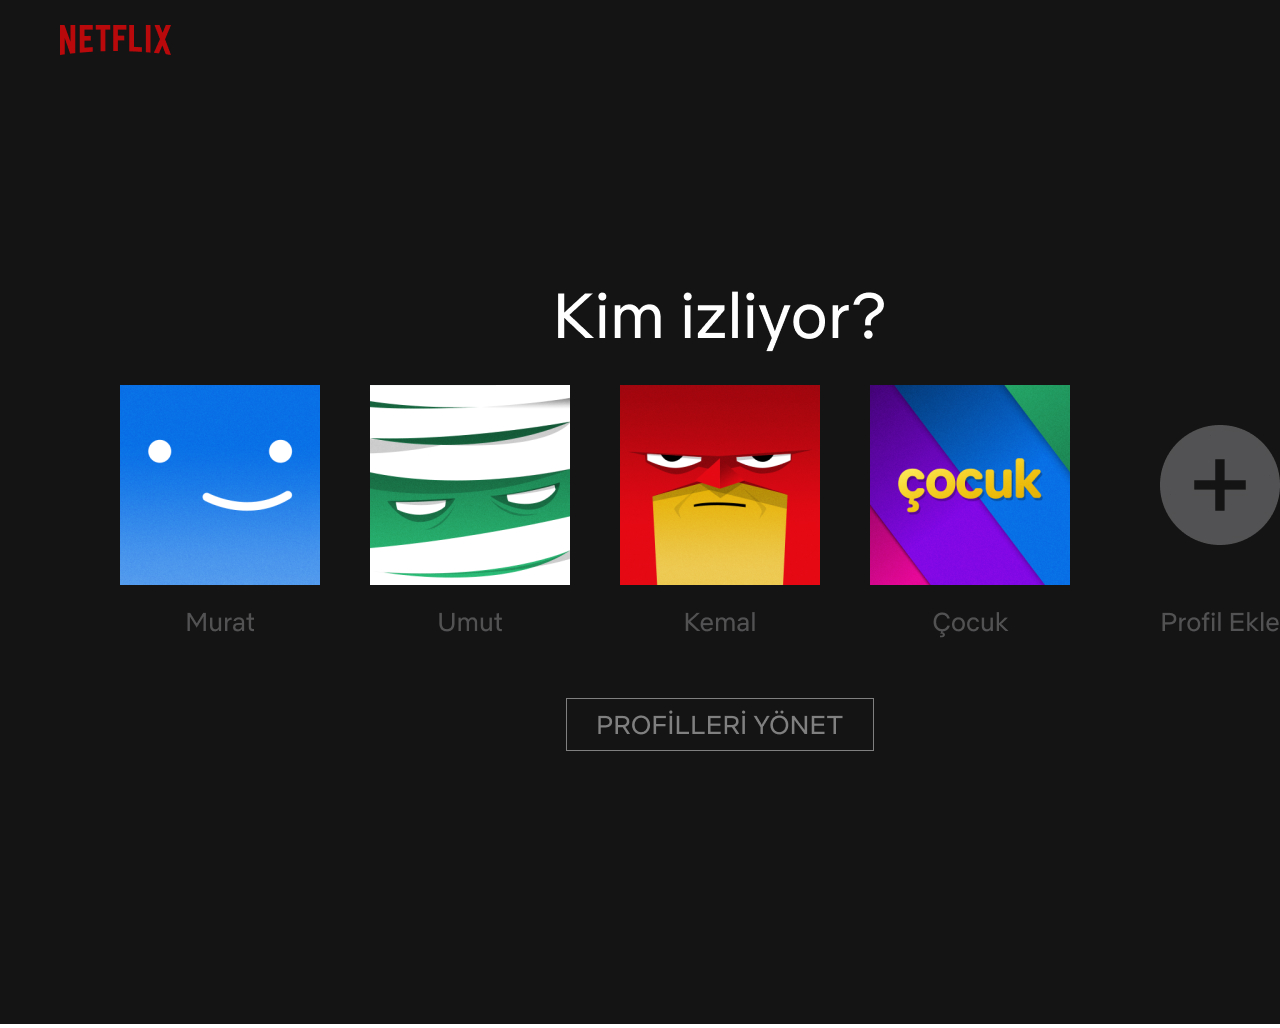
<file: 2-index.html>
<!DOCTYPE html>
<html lang="en">

<head>
  <meta charset="UTF-8">
  <meta name="viewport" content="width=device-width, initial-scale=1.0">
  <title>Profile</title>
  <link rel="stylesheet" href="2-style.css">
</head>

<body>

  <section class="profile">
    <div class="profile-page">
      <a href="3-index.html"><img src="Profiles-Page.jpg" alt=""></a>
    </div>
  </section>
</body>

</html>
</file>
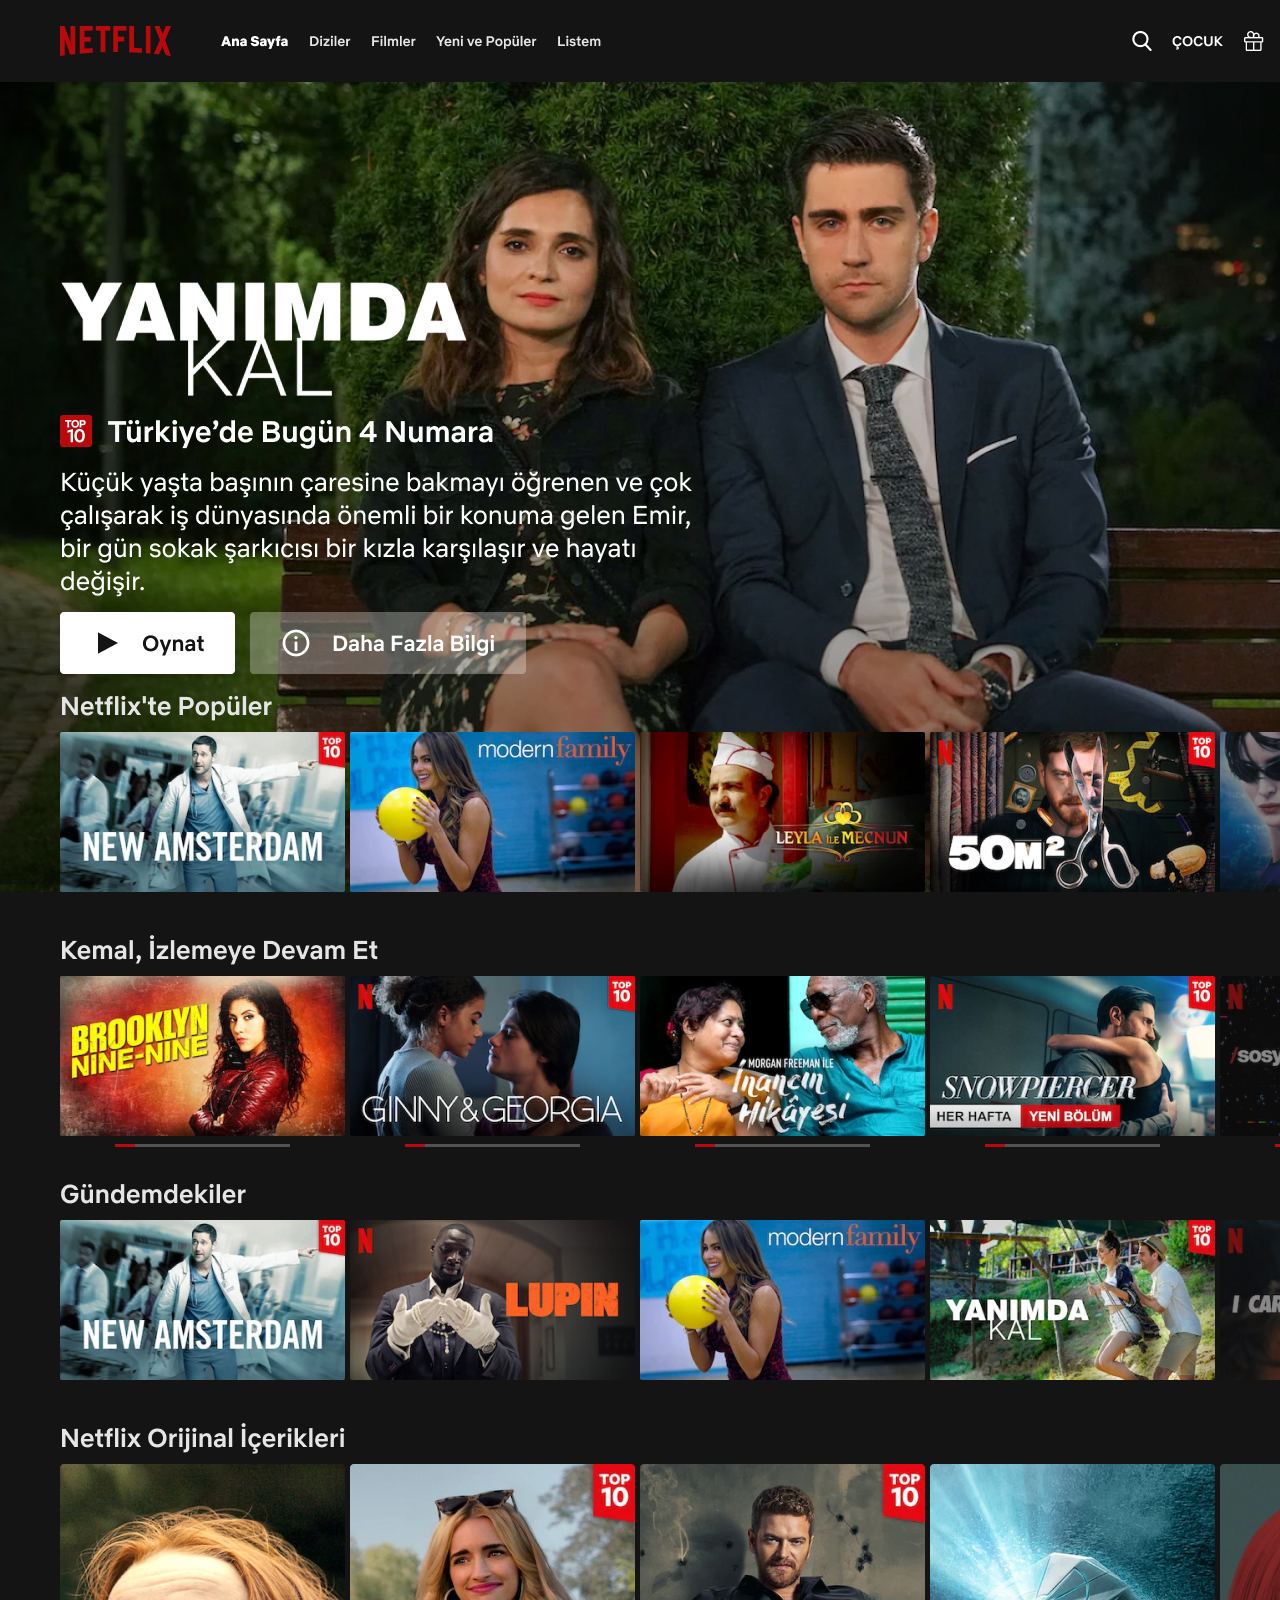
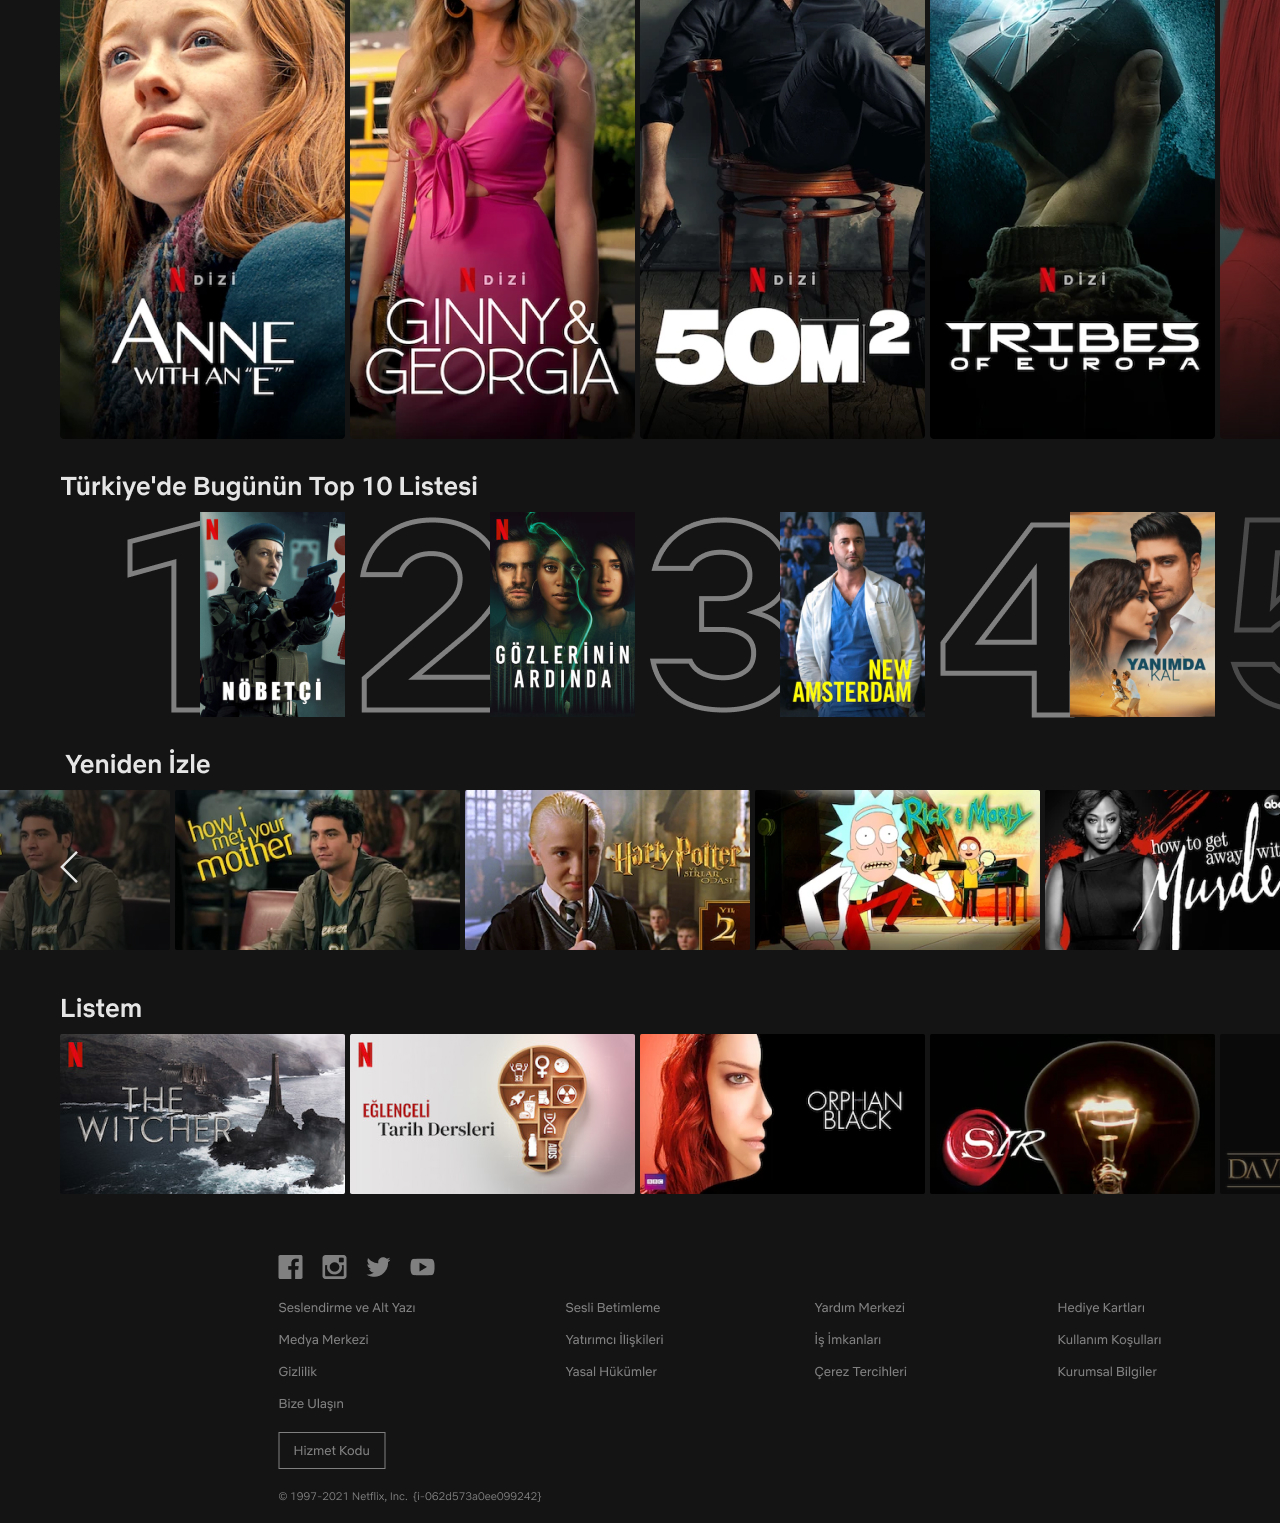
<file: 3-index.html>
<!DOCTYPE html>
<html lang="en">

<head>
  <meta charset="UTF-8">
  <meta name="viewport" content="width=device-width, initial-scale=1.0">
  <title>Home Page</title>
  <link rel="stylesheet" href="3-style.css">
</head>

<body>
  <section class="Home">
    <div class="Hompage">
      <img src="Home-Page.jpg" alt="">
    </div>
  </section>
</body>
</file>
<file: 2-style.css>
*{
  margin: 0;
  padding: 0;
  font-family: sans-serif;
}
</file>
<file: 3-style.css>
*{
  margin: 0;
  padding: 0;
  font-family: sans-serif;
}
</file>
